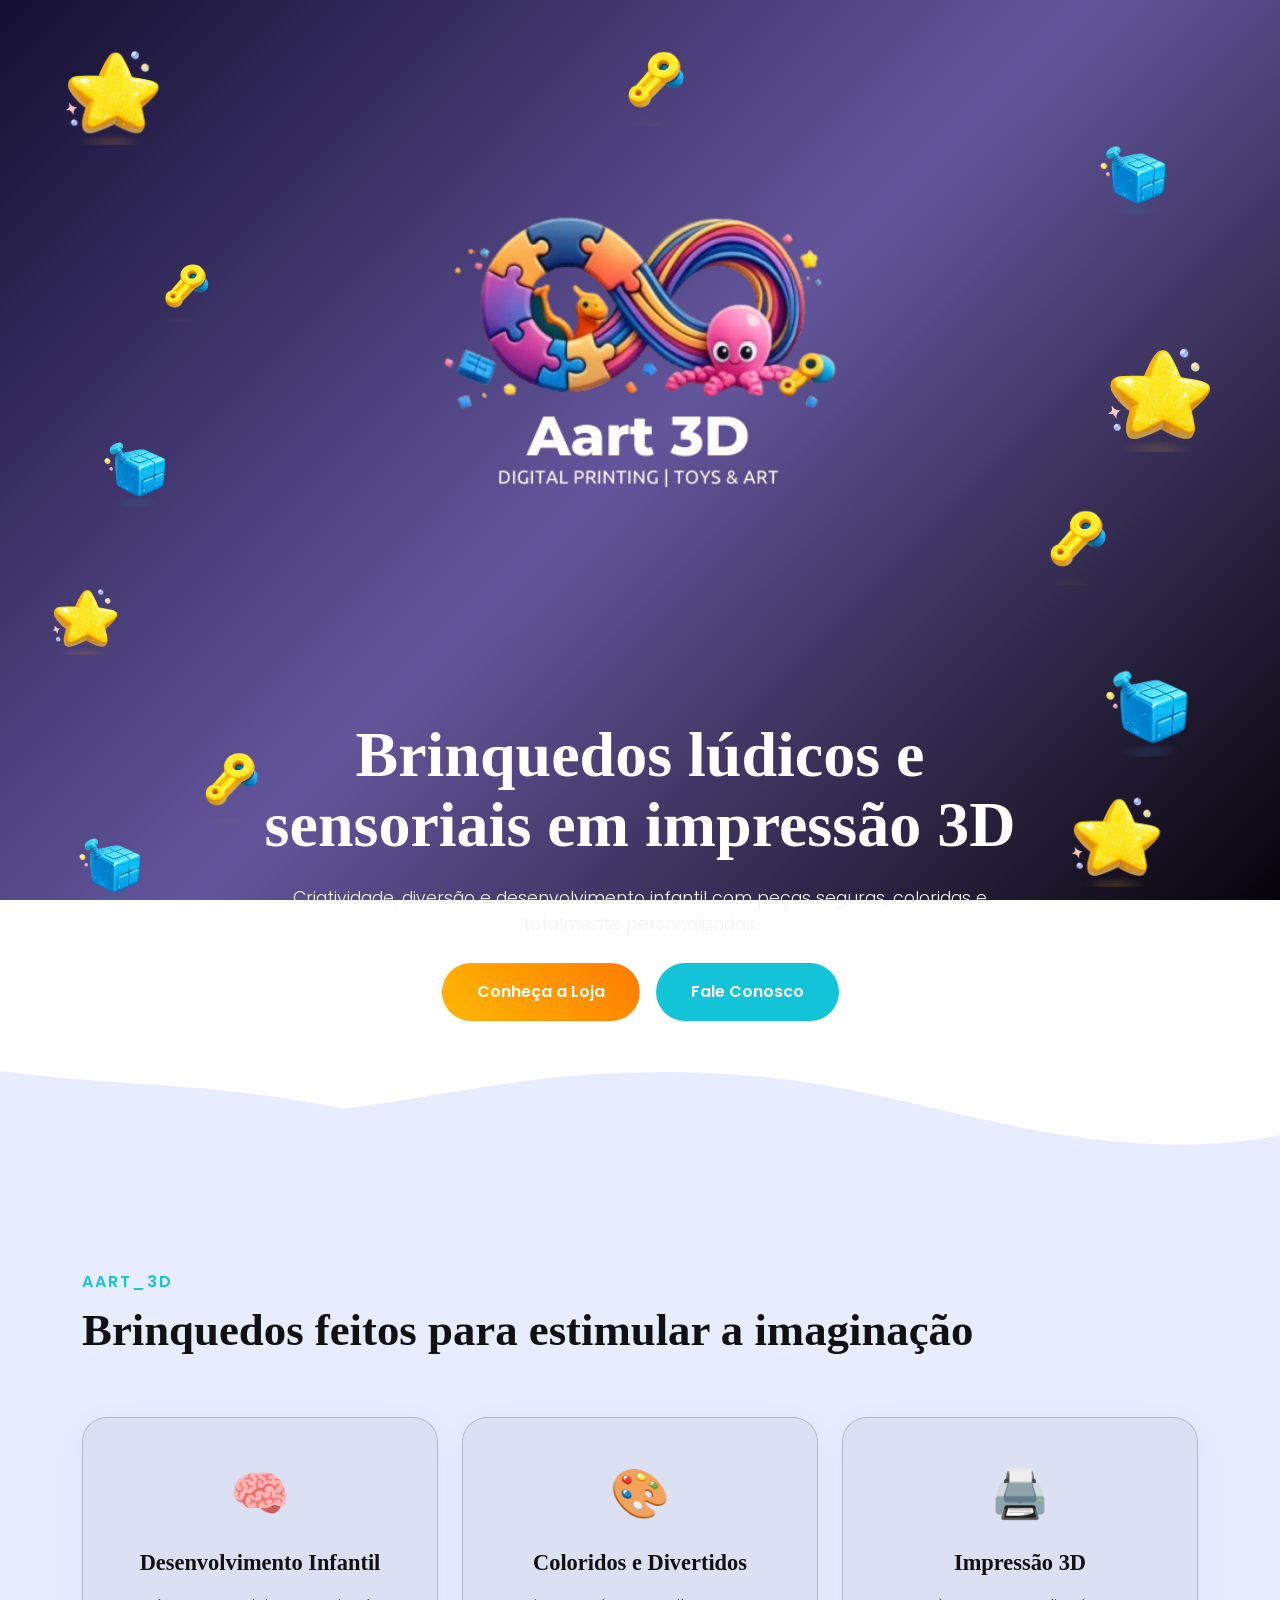
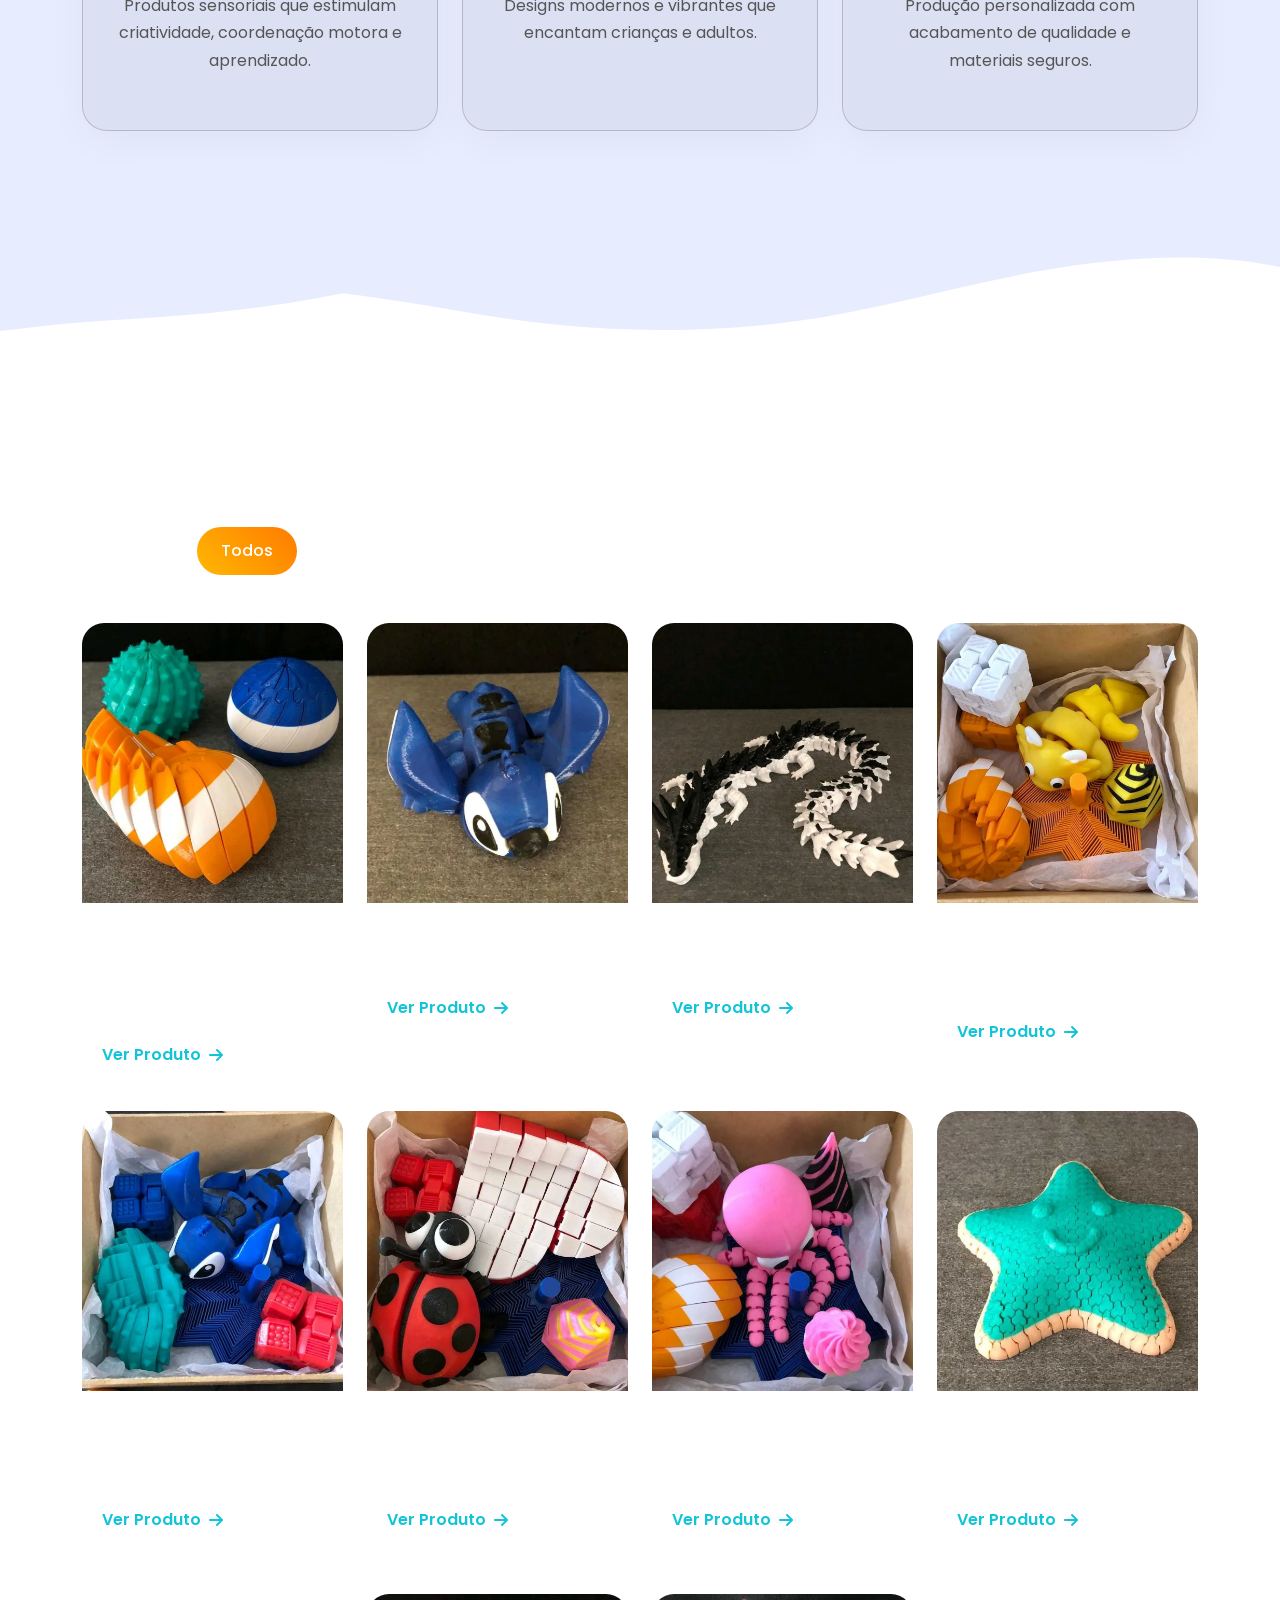
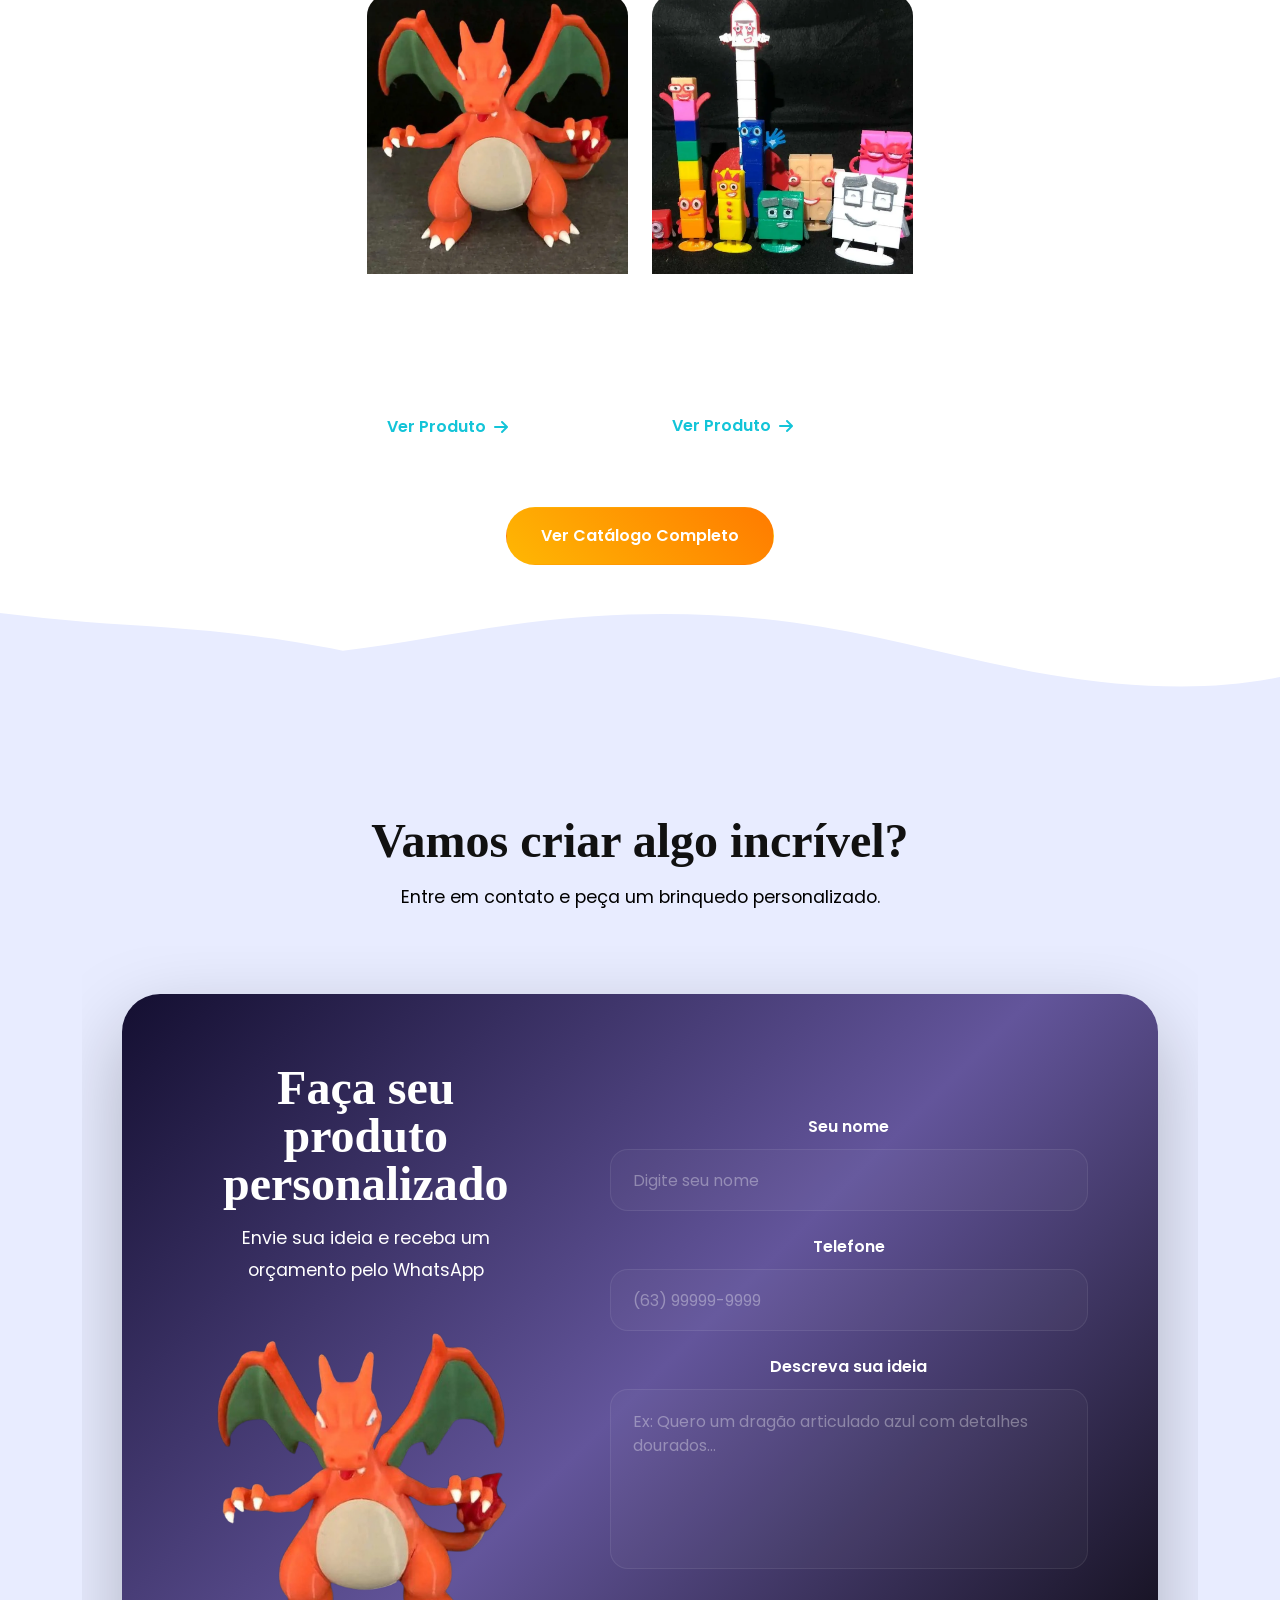
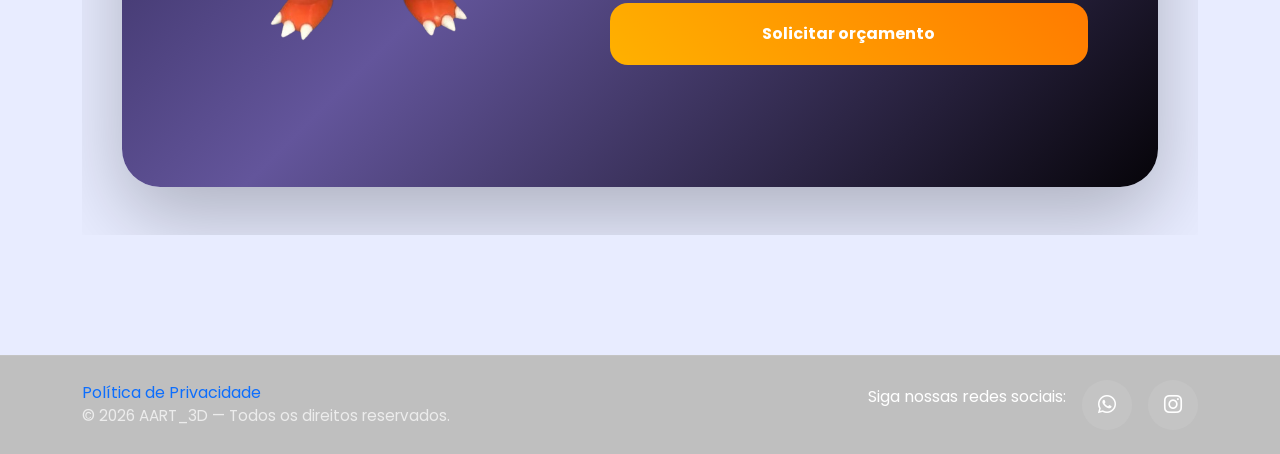
<file: index.html>
<!DOCTYPE html>
<html lang="pt-BR">

<head>
    <meta charset="UTF-8" />
    <meta name="viewport" content="width=device-width, initial-scale=1.0" />
    <title>AART_3D</title>

    <!-- Google Fonts -->
    <link rel="preconnect" href="https://fonts.googleapis.com">
    <link rel="preconnect" href="https://fonts.gstatic.com" crossorigin>
    <link href="https://fonts.googleapis.com/css2?family=Poppins:wght@300;400;500;600;700;800&display=swap"
        rel="stylesheet">

    <!-- Bootstrap CSS -->
    <link href="https://cdn.jsdelivr.net/npm/bootstrap@5.3.7/dist/css/bootstrap.min.css" rel="stylesheet">

    <!-- CSS -->
    <link rel="stylesheet" href="css/style.css">

    <!-- FONT AWESOME -->
    <link rel="stylesheet" href="https://cdnjs.cloudflare.com/ajax/libs/font-awesome/6.7.2/css/all.min.css">

    <!-- FAVICON -->
    <link rel="icon" type="image/png" href="img/logo_transparente.png">

    <link rel="stylesheet" href="https://cdn.jsdelivr.net/npm/bootstrap-icons@1.11.3/font/bootstrap-icons.min.css">
</head>

<body>
    <!-- CAMADA DE ÍCONES ISOLADA -->
    <div class="bg-floating-icons">
        <img src="img/estrela.png" class="f-icon icon-1" alt="">
        <img src="img/cubo.png" class="f-icon icon-2" alt="">
        <img src="img/chave.png" class="f-icon icon-3" alt="">
        <img src="img/estrela.png" class="f-icon icon-4" alt="">
        <img src="img/cubo.png" class="f-icon icon-5" alt="">
        <img src="img/chave.png" class="f-icon icon-6" alt="">
        <img src="img/estrela.png" class="f-icon icon-7" alt="">
        <img src="img/cubo.png" class="f-icon icon-8" alt="">
        <img src="img/chave.png" class="f-icon icon-9" alt="">
        <img src="img/estrela.png" class="f-icon icon-10" alt="">
        <img src="img/cubo.png" class="f-icon icon-11" alt="">
        <img src="img/chave.png" class="f-icon icon-12" alt="">
    </div>
    <!-- HERO -->
    <section class="hero">

        <div class="overlay"></div>

        <div class="container hero-content">

            <div class="row justify-content-center">
                <div class="col-12 col-lg-10 col-sm-12">

                    <img src="img/logo_transparente_branca.png" alt="Logo AART 3D" class="logo img-fluid">

                    <h1 class="display-3 fw-bold">
                        Brinquedos lúdicos e sensoriais em impressão 3D
                    </h1>

                    <p class="lead mt-4">
                        Criatividade, diversão e desenvolvimento infantil com peças
                        seguras, coloridas e totalmente personalizadas.
                    </p>

                    <div class="buttons d-flex justify-content-center flex-wrap gap-3 mt-4">
                        <a href="galeria.html" class="btn primary">
                            Conheça a Loja
                        </a>

                        <a href="#formPersonalizado" class="btn secondary">
                            Fale Conosco
                        </a>
                    </div>

                </div>
            </div>

        </div>

    </section>
    <div class="wave-transition wave-top">
        <svg data-name="Layer 1" xmlns="http://www.w3.org/2000/svg" viewBox="0 0 1200 120" preserveAspectRatio="none">
            <path
                d="M321.39,56.44c58-10.79,114.16-30.13,172-41.86,82.39-16.72,168.19-17.73,250.45-.39C823.78,31,906.67,72,985.66,92.83c70.05,18.48,146.53,26.09,214.34,3V120H0V0C26.9,4.75,55.05,10.3,81.11,13.4,151.72,21.84,223.77,24.64,321.39,56.44Z"
                class="wave-fill"></path>
        </svg>
    </div>

    <section class="about">

        <div class="container">

            <div class="title text-center text-lg-start">
                <span>AART_3D</span>
                <h2>Brinquedos feitos para estimular a imaginação</h2>
            </div>

            <div class="row g-4">

                <div class="col-12 col-md-6 col-lg-4">
                    <div class="card h-100">
                        <div class="icon">🧠</div>
                        <h3>Desenvolvimento Infantil</h3>
                        <p>
                            Produtos sensoriais que estimulam criatividade,
                            coordenação motora e aprendizado.
                        </p>
                    </div>
                </div>

                <div class="col-12 col-md-6 col-lg-4">
                    <div class="card h-100">
                        <div class="icon">🎨</div>
                        <h3>Coloridos e Divertidos</h3>
                        <p>
                            Designs modernos e vibrantes que encantam crianças
                            e adultos.
                        </p>
                    </div>
                </div>

                <div class="col-12 col-md-6 col-lg-4 mx-md-auto">
                    <div class="card h-100">
                        <div class="icon">🖨️</div>
                        <h3>Impressão 3D</h3>
                        <p>
                            Produção personalizada com acabamento de qualidade
                            e materiais seguros.
                        </p>
                    </div>
                </div>

            </div>
        </div>
        <div class="wave-transition wave-bottom">
            <svg data-name="Layer 1" xmlns="http://www.w3.org/2000/svg" viewBox="0 0 1200 120"
                preserveAspectRatio="none">
                <path
                    d="M321.39,56.44c58-10.79,114.16-30.13,172-41.86,82.39-16.72,168.19-17.73,250.45-.39C823.78,31,906.67,72,985.66,92.83c70.05,18.48,146.53,26.09,214.34,3V120H0V0C26.9,4.75,55.05,10.3,81.11,13.4,151.72,21.84,223.77,24.64,321.39,56.44Z"
                    class="wave-fill"></path>
            </svg>
        </div>

    </section>

    <!-- GALERIA DE PRODUTOS -->
    <section id="galeria" class="galeria-section py-5">

        <div class="container">

            <!-- TÍTULO -->
            <div class="text-center mb-5">

                <h2 class="galeria-title">
                    Galeria de Produtos
                </h2>

                <p class="galeria-subtitle">
                    Conheça alguns dos nossos produtos em impressão 3D
                </p>

            </div>

            <!-- FILTROS -->
            <div class="galeria-filters d-flex flex-wrap justify-content-center gap-3 mb-5">

                <button class="filter-btn active" data-filter="all">
                    Todos
                </button>

                <button class="filter-btn" data-filter="aart_3d">
                    Art 3D
                </button>

                <button class="filter-btn" data-filter="articulados">
                    Articulados
                </button>

                <button class="filter-btn" data-filter="sensoriais">
                    Sensoriais
                </button>

                <button class="filter-btn" data-filter="kits">
                    Kits
                </button>

                <button class="filter-btn" data-filter="chaveiros">
                    Chaveiros
                </button>

                <button class="filter-btn" data-filter="ludicos">
                    Lúdicos
                </button>

            </div>

            <!-- GRID -->
            <div class="row g-4 justify-content-center">
                <!-- ITEM -->
                <div class="col-12 col-md-6 col-xl-3 galeria-item" data-category="sensoriais">

                    <a href="https://loja.infinitepay.io/aart_3d/wdg5242-aart-ball-flex" target="_blank"
                        class="galeria-modern-card">

                        <div class="galeria-image">

                            <img src="img/galeria/AartBallFlex-azul-branco.png" alt="Produto 1">

                        </div>

                        <div class="galeria-content">

                            <h4>Aart Ball Flex - azul- branco</h4>

                            <p>Bola sensorial Flex, em impressão 3d</p>

                            <span>
                                Ver Produto
                                <i class="fa-solid fa-arrow-right"></i>
                            </span>

                        </div>

                    </a>

                </div>

                <!-- ITEM -->
                <div class="col-12 col-md-6 col-xl-3 galeria-item" data-category="articulados">

                    <a href="https://loja.infinitepay.io/aart_3d/fjn7101-stitch-articulado" target="_blank"
                        class="galeria-modern-card">

                        <div class="galeria-image">

                            <img src="img/galeria/Stitch-articulado.png" alt="Produto 2">

                        </div>

                        <div class="galeria-content">

                            <h4>Stitch articulado</h4>

                            <p>Articulados</p>

                            <span>
                                Ver Produto
                                <i class="fa-solid fa-arrow-right"></i>
                            </span>

                        </div>

                    </a>

                </div>

                <!-- ITEM -->
                <div class="col-12 col-md-6 col-xl-3 galeria-item" data-category="articulados">

                    <a href="https://loja.infinitepay.io/aart_3d/otq5747-dragaozao-3d" target="_blank"
                        class="galeria-modern-card">

                        <div class="galeria-image">

                            <img src="img/galeria/Dragao-articulado.png" alt="Produto 3">

                        </div>

                        <div class="galeria-content">

                            <h4>Dragãozão 3d</h4>

                            <p>Articulado</p>

                            <span>
                                Ver Produto
                                <i class="fa-solid fa-arrow-right"></i>
                            </span>

                        </div>

                    </a>

                </div>

                <!-- ITEM -->
                <div class="col-12 col-md-6 col-xl-3 galeria-item" data-category="kits">

                    <a href="https://sualoja.com/produto4" target="_blank" class="galeria-modern-card">

                        <div class="galeria-image">

                            <img src="img/galeria/Kit-Sensorial-1.png" alt="Produto 4">

                        </div>

                        <div class="galeria-content">

                            <h4>Kit Sensorial 1</h4>

                            <p>Kit Sensorial 1 - axolote + 6 peças diversas<p>

                                <span>
                                    Ver Produto
                                    <i class="fa-solid fa-arrow-right"></i>
                                </span>

                        </div>

                    </a>

                </div>

                <!-- ITEM -->
                <div class="col-12 col-md-6 col-xl-3 galeria-item" data-category="kits">

                    <a href="https://loja.infinitepay.io/aart_3d/whh1811-kit-sensorial-2" target="_blank"
                        class="galeria-modern-card">

                        <div class="galeria-image">

                            <img src="img/galeria/Kit-Sensorial-2.png" alt="Produto 4">

                        </div>

                        <div class="galeria-content">

                            <h4>Kit Sensorial 2</h4>

                            <p>Kit Sensorial 2 - Stitch + 6 peças diversas<p>

                                <span>
                                    Ver Produto
                                    <i class="fa-solid fa-arrow-right"></i>
                                </span>

                        </div>

                    </a>

                </div>

                <!-- ITEM -->
                <div class="col-12 col-md-6 col-xl-3 galeria-item" data-category="kits">

                    <a href="https://loja.infinitepay.io/aart_3d/quf1893-kit-sensorial-3" target="_blank"
                        class="galeria-modern-card">

                        <div class="galeria-image">

                            <img src="img/galeria/Kit-Sensorial-3.png" alt="Produto 4">

                        </div>

                        <div class="galeria-content">

                            <h4>Kit Sensorial 3</h4>

                            <p>Kit Sensorial 3 - Joaninha + 6 peças diversas<p>

                                <span>
                                    Ver Produto
                                    <i class="fa-solid fa-arrow-right"></i>
                                </span>

                        </div>

                    </a>

                </div>

                <!-- ITEM -->
                <div class="col-12 col-md-6 col-xl-3 galeria-item" data-category="kits">

                    <a href="https://loja.infinitepay.io/aart_3d/quf1893-kit-sensorial-4" target="_blank"
                        class="galeria-modern-card">

                        <div class="galeria-image">

                            <img src="img/galeria/Kit-Sensorial-4.png" alt="Produto 4">

                        </div>

                        <div class="galeria-content">

                            <h4>Kit Sensorial 4</h4>

                            <p>Kit Sensorial 4 - Polvão + 6 peças diversas<p>

                                <span>
                                    Ver Produto
                                    <i class="fa-solid fa-arrow-right"></i>
                                </span>

                        </div>

                    </a>

                </div>

                <!-- ITEM -->
                <div class="col-12 col-md-6 col-xl-3 galeria-item" data-category="articulados">

                    <a href="https://loja.infinitepay.io/aart_3d/iwq2552-estrelita-flex" target="_blank"
                        class="galeria-modern-card">

                        <div class="galeria-image">

                            <img src="img/galeria/Estrelita-Flex.png" alt="Produto 5">

                        </div>

                        <div class="galeria-content">

                            <h4>Estrelita Flex</h4>

                            <p>Estrela do mar, fofa, em impressão 3d</p>

                            <span>
                                Ver Produto
                                <i class="fa-solid fa-arrow-right"></i>
                            </span>

                        </div>

                    </a>

                </div>

                <!-- ITEM -->
                <div class="col-12 col-md-6 col-xl-3 galeria-item" data-category="aart_3d">

                    <a href="https://loja.infinitepay.io/aart_3d/quj4437-charizard-3d" target="_blank"
                        class="galeria-modern-card">

                        <div class="galeria-image">

                            <img src="img/galeria/Charizard-3d.png" alt="Produto 6">

                        </div>

                        <div class="galeria-content">

                            <h4>Charizard 3d</h4>

                            <p>personagem Charizard em impressão 3d ( Tam 20x15 cm)</p>

                            <span>
                                Ver Produto
                                <i class="fa-solid fa-arrow-right"></i>
                            </span>

                        </div>

                    </a>

                </div>

                <!-- ITEM -->
                <div class="col-12 col-md-6 col-xl-3 galeria-item" data-category="aart_3d">

                    <a href="https://loja.infinitepay.io/aart_3d/quj4437-charizard-3d" target="_blank"
                        class="galeria-modern-card">

                        <div class="galeria-image">

                            <img src="img/galeria/AART-NUMBER-BLOCKS.png" alt="Produto 6">

                        </div>

                        <div class="galeria-content">

                            <h4>AART NUMBER BLOCKS</h4>

                            <p>Blocos numéricos infantis, educativos e divertidos...</p>

                            <span>
                                Ver Produto
                                <i class="fa-solid fa-arrow-right"></i>
                            </span>

                        </div>

                    </a>

                </div>
                <div class="text-center mt-5">
                    <a href="galeria.html" class="btn primary">
                        Ver Catálogo Completo
                    </a>
                </div>

            </div>

        </div>

    </section>

    <div class="wave-transition wave-top">
        <svg data-name="Layer 1" xmlns="http://www.w3.org/2000/svg" viewBox="0 0 1200 120" preserveAspectRatio="none">
            <path
                d="M321.39,56.44c58-10.79,114.16-30.13,172-41.86,82.39-16.72,168.19-17.73,250.45-.39C823.78,31,906.67,72,985.66,92.83c70.05,18.48,146.53,26.09,214.34,3V120H0V0C26.9,4.75,55.05,10.3,81.11,13.4,151.72,21.84,223.77,24.64,321.39,56.44Z"
                class="wave-fill"></path>
        </svg>
    </div>
    <!-- CTA -->
    <section class="cta">

        <div class="container">

            <div class="row justify-content-center text-center">
                <div class="col-12">

                    <h2>
                        Vamos criar algo incrível?
                    </h2>

                    <p>
                        Entre em contato e peça um brinquedo personalizado.
                    </p>

                    <!-- FORMULÁRIO PERSONALIZADO -->
                    <section class="personalizado py-5">

                        <div class="container">

                            <div class="row justify-content-center">

                                <div class="col-12">

                                    <div class="personalizado-box">

                                        <!-- TÍTULO -->
                                        <div class="text-center mb-5">

                                            <h2 class="personalizado-title">
                                                Faça seu produto personalizado
                                            </h2>

                                            <p class="personalizado-subtitle">
                                                Envie sua ideia e receba um orçamento pelo WhatsApp
                                            </p>

                                            <img src="img/Charizard-3d-removebg.png" alt="estrelita flex sem fundo"
                                                class="img-fluid personalizado-image">

                                        </div>

                                        <!-- FORM -->
                                        <form id="formPersonalizado">

                                            <!-- NOME -->
                                            <div class="mb-4">

                                                <label class="form-label">
                                                    Seu nome
                                                </label>

                                                <input type="text" class="form-control" id="nome"
                                                    placeholder="Digite seu nome" required>

                                            </div>

                                            <!-- TELEFONE -->
                                            <div class="mb-4">

                                                <label class="form-label">
                                                    Telefone
                                                </label>

                                                <input type="tel" class="form-control" id="telefone"
                                                    placeholder="(63) 99999-9999" required>

                                            </div>

                                            <!-- DESCRIÇÃO -->
                                            <div class="mb-4">

                                                <label class="form-label">
                                                    Descreva sua ideia
                                                </label>

                                                <textarea class="form-control" id="descricao" rows="5"
                                                    placeholder="Ex: Quero um dragão articulado azul com detalhes dourados..."></textarea>

                                            </div>

                                            <!-- BOTÃO -->
                                            <button type="submit" class="btn primary w-100">

                                                Solicitar orçamento

                                            </button>

                                        </form>

                                    </div>

                                </div>

                            </div>

                        </div>

                    </section>

                </div>
            </div>

        </div>

    </section>

    <!-- FOOTER -->
    <footer class="footer py-4">

        <div class="container">

            <div class="row align-items-center gy-4">

                <!-- COPYRIGHT -->
                <div class="col-12 col-md-6 text-center text-md-start">
                    <a href="politica-de-privacidade.html" style="text-decoration: none;">
                        Política de Privacidade
                    </a>
                    <p class="footer-copy mb-0">
                        © <span id="year"></span> AART_3D — Todos os direitos reservados.
                    </p>

                </div>

                <!-- REDES -->
                <div class="col-12 col-md-6">

                    <div class="footer-social d-flex justify-content-center justify-content-md-end gap-3">
                        <p>Siga nossas redes sociais:</p>
                        <!-- WHATSAPP -->
                        <a href="https://wa.me/5563984177502" target="_blank" class="social-link">

                            <i class="fa-brands fa-whatsapp"></i>

                        </a>

                        <!-- INSTAGRAM -->
                        <a href="https://instagram.com/aart_3d" target="_blank" class="social-link">

                            <i class="fa-brands fa-instagram"></i>

                        </a>

                    </div>

                </div>

            </div>

        </div>

    </footer>
    <div id="cookie-banner" class="cookie-banner">

        <div class="cookie-content">

            <div class="cookie-icon">
                <i class="fa-solid fa-cookie-bite"></i>
            </div>

            <div class="cookie-text">

                <h4>Utilizamos Cookies</h4>

                <p>
                    Utilizamos cookies para melhorar sua experiência de navegação
                    e garantir o funcionamento adequado do site.
                </p>

                <a href="politica-de-privacidade.html">
                    Saiba mais
                </a>
            </div>

            <button id="accept-cookies" class="btn primary">
                Entendi
            </button>

        </div>

    </div>
    <!-- Bootstrap JS -->
    <script src="https://cdn.jsdelivr.net/npm/bootstrap@5.3.7/dist/js/bootstrap.bundle.min.js"></script>

    <script>
        // FILTRO GALERIA

        const filterButtons = document.querySelectorAll('.filter-btn');
        const galeriaItems = document.querySelectorAll('.galeria-item');

        filterButtons.forEach(button => {

            button.addEventListener('click', () => {

                // REMOVE ACTIVE
                filterButtons.forEach(btn => {
                    btn.classList.remove('active');
                });

                // ADICIONA ACTIVE
                button.classList.add('active');

                const filter = button.getAttribute('data-filter');

                galeriaItems.forEach(item => {

                    if (filter === 'all') {

                        item.style.display = 'block';

                    } else {

                        if (item.dataset.category === filter) {

                            item.style.display = 'block';

                        } else {

                            item.style.display = 'none';

                        }

                    }

                });

            });

        });

        // FORMULÁRIO WHATSAPP

        const form = document.getElementById('formPersonalizado');

        form.addEventListener('submit', function (e) {

            e.preventDefault();

            const nome = document.getElementById('nome').value;
            const telefone = document.getElementById('telefone').value;
            const descricao = document.getElementById('descricao').value;

            const mensagem = `Olá! Quero solicitar um orçamento personalizado.%0A%0A 👤 Nome: ${nome}%0A 📞 Telefone: ${telefone}%0A%0A 🖨️ Detalhes da peça:%0A ${descricao}%0A%0A 📎 Vou enviar a imagem da referência logo abaixo.`;

            const numeroWhatsapp = '5563984177502';

            const url = `https://wa.me/${numeroWhatsapp}?text=${mensagem}`;

            window.open(url, '_blank');

        });

        // ANO AUTOMÁTICO COPYRIGHT

        document.getElementById('year').innerHTML = new Date().getFullYear();
    </script>

</body>

</html>
</file>
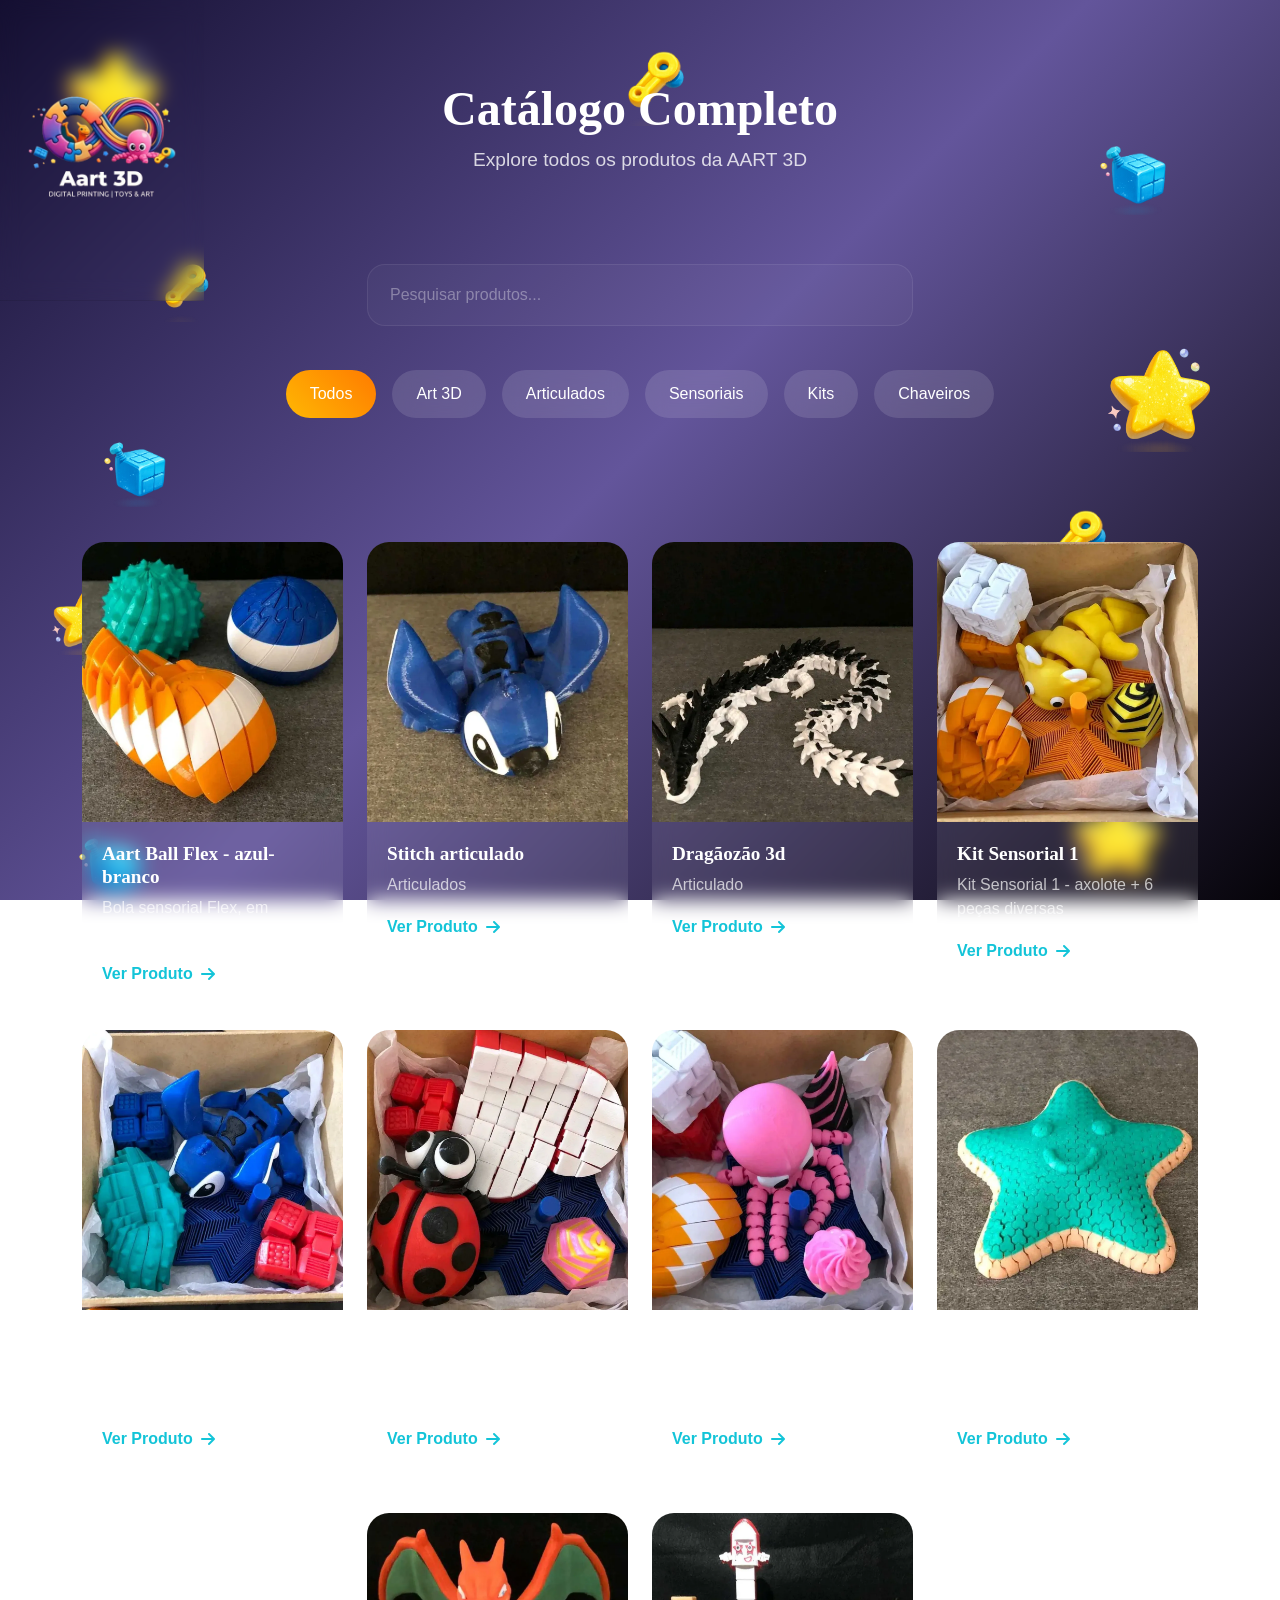
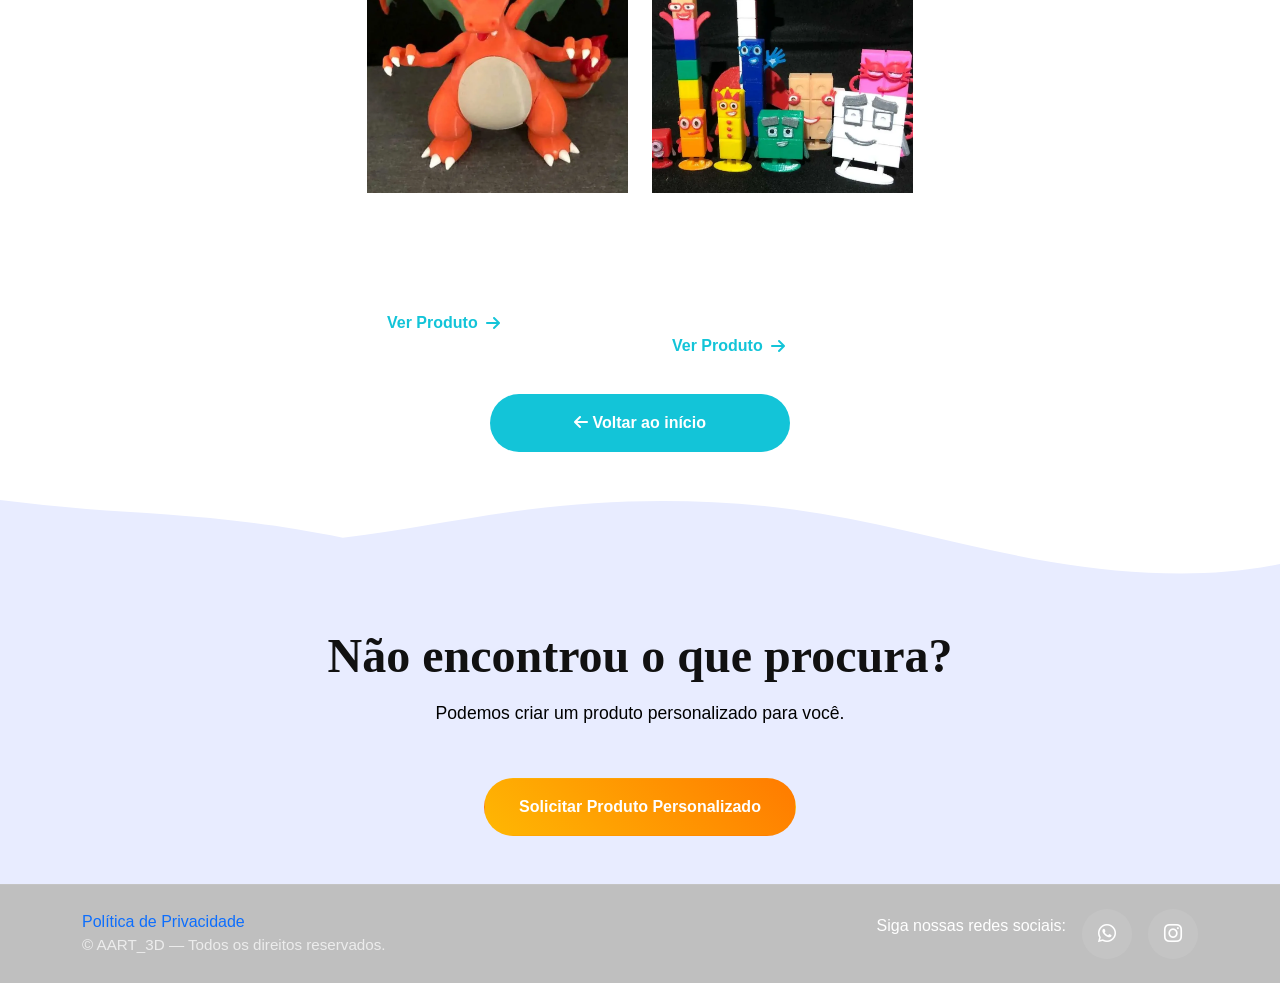
<file: galeria.html>
<!DOCTYPE html>
<html lang="pt-BR">

<head>

    <meta charset="UTF-8">
    <meta name="viewport" content="width=device-width, initial-scale=1.0">

    <title>Catálogo Completo | AART 3D</title>

    <meta name="description"
        content="Conheça todos os produtos da AART 3D. Brinquedos sensoriais, articulados, kits e peças personalizadas em impressão 3D.">

    <!-- Bootstrap -->
    <link href="https://cdn.jsdelivr.net/npm/bootstrap@5.3.3/dist/css/bootstrap.min.css" rel="stylesheet">

    <!-- Font Awesome -->
    <link rel="stylesheet" href="https://cdnjs.cloudflare.com/ajax/libs/font-awesome/6.5.2/css/all.min.css">

    <!-- Seu CSS -->
    <link rel="stylesheet" href="css/style.css">

    <!-- FAVICON -->
    <link rel="icon" type="image/png" href="img/logo_transparente.png">

</head>

<body>
    <!-- CAMADA DE ÍCONES ISOLADA -->
    <div class="bg-floating-icons">
        <img src="img/estrela.png" class="f-icon icon-1" alt="">
        <img src="img/cubo.png" class="f-icon icon-2" alt="">
        <img src="img/chave.png" class="f-icon icon-3" alt="">
        <img src="img/estrela.png" class="f-icon icon-4" alt="">
        <img src="img/cubo.png" class="f-icon icon-5" alt="">
        <img src="img/chave.png" class="f-icon icon-6" alt="">
        <img src="img/estrela.png" class="f-icon icon-7" alt="">
        <img src="img/cubo.png" class="f-icon icon-8" alt="">
        <img src="img/chave.png" class="f-icon icon-9" alt="">
        <img src="img/estrela.png" class="f-icon icon-10" alt="">
        <img src="img/cubo.png" class="f-icon icon-11" alt="">
        <img src="img/chave.png" class="f-icon icon-12" alt="">
    </div>
    <!-- HEADER -->

    <header class="catalogo-header">

        <div class="container">

            <div class="d-flex align-items-center justify-content-between">

                <a href="index.html" class="catalogo-logo">

                    <img src="img/logo_transparente_branca.png" alt="AART 3D">

                </a>


            </div>

        </div>

    </header>

    <!-- HERO -->

    <section class="catalogo-hero">

        <div class="container text-center">

            <h1>
                Catálogo Completo
            </h1>

            <p>
                Explore todos os produtos da AART 3D
            </p>

        </div>

    </section>

    <!-- BUSCA -->

    <section class="py-4">

        <div class="container">

            <div class="row justify-content-center">

                <div class="col-12 col-md-8 col-lg-6">

                    <input type="text" id="searchInput" class="form-control form-control-lg"
                        placeholder="Pesquisar produtos...">

                </div>

            </div>

        </div>

    </section>

    <!-- FILTROS -->

    <section class="pb-4">

        <div class="container">

            <div class="galeria-filters d-flex flex-wrap justify-content-center gap-3">

                <button class="filter-btn active" data-filter="all">
                    Todos
                </button>

                <button class="filter-btn" data-filter="aart_3d">
                    Art 3D
                </button>

                <button class="filter-btn" data-filter="articulados">
                    Articulados
                </button>

                <button class="filter-btn" data-filter="sensoriais">
                    Sensoriais
                </button>

                <button class="filter-btn" data-filter="kits">
                    Kits
                </button>

                <button class="filter-btn" data-filter="chaveiros">
                    Chaveiros
                </button>

            </div>

        </div>

    </section>

    <!-- GALERIA -->

    <section class="galeria-section pb-5">

        <div class="container">

            <div class="row g-4 justify-content-center" id="catalogoGrid">

                <!-- ITEM -->

                <div class="col-12 col-md-6 col-xl-3 galeria-item" data-category="sensoriais">

                    <a href="https://loja.infinitepay.io/aart_3d/wdg5242-aart-ball-flex" target="_blank"
                        class="galeria-modern-card">

                        <div class="galeria-image">

                            <img src="img/galeria/AartBallFlex-azul-branco.png" alt="Produto 1">

                        </div>

                        <div class="galeria-content">

                            <h4>Aart Ball Flex - azul- branco</h4>

                            <p>Bola sensorial Flex, em impressão 3d</p>

                            <span>
                                Ver Produto
                                <i class="fa-solid fa-arrow-right"></i>
                            </span>

                        </div>

                    </a>

                </div>

                <!-- ITEM -->
                <div class="col-12 col-md-6 col-xl-3 galeria-item" data-category="articulados">

                    <a href="https://loja.infinitepay.io/aart_3d/fjn7101-stitch-articulado" target="_blank"
                        class="galeria-modern-card">

                        <div class="galeria-image">

                            <img src="img/galeria/Stitch-articulado.png" alt="Produto 2">

                        </div>

                        <div class="galeria-content">

                            <h4>Stitch articulado</h4>

                            <p>Articulados</p>

                            <span>
                                Ver Produto
                                <i class="fa-solid fa-arrow-right"></i>
                            </span>

                        </div>

                    </a>

                </div>

                <!-- ITEM -->
                <div class="col-12 col-md-6 col-xl-3 galeria-item" data-category="articulados">

                    <a href="https://loja.infinitepay.io/aart_3d/otq5747-dragaozao-3d" target="_blank"
                        class="galeria-modern-card">

                        <div class="galeria-image">

                            <img src="img/galeria/Dragao-articulado.png" alt="Produto 3">

                        </div>

                        <div class="galeria-content">

                            <h4>Dragãozão 3d</h4>

                            <p>Articulado</p>

                            <span>
                                Ver Produto
                                <i class="fa-solid fa-arrow-right"></i>
                            </span>

                        </div>

                    </a>

                </div>

                <!-- ITEM -->
                <div class="col-12 col-md-6 col-xl-3 galeria-item" data-category="kits">

                    <a href="https://sualoja.com/produto4" target="_blank" class="galeria-modern-card">

                        <div class="galeria-image">

                            <img src="img/galeria/Kit-Sensorial-1.png" alt="Produto 4">

                        </div>

                        <div class="galeria-content">

                            <h4>Kit Sensorial 1</h4>

                            <p>Kit Sensorial 1 - axolote + 6 peças diversas
                            <p>

                                <span>
                                    Ver Produto
                                    <i class="fa-solid fa-arrow-right"></i>
                                </span>

                        </div>

                    </a>

                </div>

                <!-- ITEM -->
                <div class="col-12 col-md-6 col-xl-3 galeria-item" data-category="kits">

                    <a href="https://loja.infinitepay.io/aart_3d/whh1811-kit-sensorial-2" target="_blank"
                        class="galeria-modern-card">

                        <div class="galeria-image">

                            <img src="img/galeria/Kit-Sensorial-2.png" alt="Produto 4">

                        </div>

                        <div class="galeria-content">

                            <h4>Kit Sensorial 2</h4>

                            <p>Kit Sensorial 2 - Stitch + 6 peças diversas
                            <p>

                                <span>
                                    Ver Produto
                                    <i class="fa-solid fa-arrow-right"></i>
                                </span>

                        </div>

                    </a>

                </div>

                <!-- ITEM -->
                <div class="col-12 col-md-6 col-xl-3 galeria-item" data-category="kits">

                    <a href="https://loja.infinitepay.io/aart_3d/quf1893-kit-sensorial-3" target="_blank"
                        class="galeria-modern-card">

                        <div class="galeria-image">

                            <img src="img/galeria/Kit-Sensorial-3.png" alt="Produto 4">

                        </div>

                        <div class="galeria-content">

                            <h4>Kit Sensorial 3</h4>

                            <p>Kit Sensorial 3 - Joaninha + 6 peças diversas
                            <p>

                                <span>
                                    Ver Produto
                                    <i class="fa-solid fa-arrow-right"></i>
                                </span>

                        </div>

                    </a>

                </div>

                <!-- ITEM -->
                <div class="col-12 col-md-6 col-xl-3 galeria-item" data-category="kits">

                    <a href="https://loja.infinitepay.io/aart_3d/quf1893-kit-sensorial-4" target="_blank"
                        class="galeria-modern-card">

                        <div class="galeria-image">

                            <img src="img/galeria/Kit-Sensorial-4.png" alt="Produto 4">

                        </div>

                        <div class="galeria-content">

                            <h4>Kit Sensorial 4</h4>

                            <p>Kit Sensorial 4 - Polvão + 6 peças diversas
                            <p>

                                <span>
                                    Ver Produto
                                    <i class="fa-solid fa-arrow-right"></i>
                                </span>

                        </div>

                    </a>

                </div>

                <!-- ITEM -->
                <div class="col-12 col-md-6 col-xl-3 galeria-item" data-category="articulados">

                    <a href="https://loja.infinitepay.io/aart_3d/iwq2552-estrelita-flex" target="_blank"
                        class="galeria-modern-card">

                        <div class="galeria-image">

                            <img src="img/galeria/Estrelita-Flex.png" alt="Produto 5">

                        </div>

                        <div class="galeria-content">

                            <h4>Estrelita Flex</h4>

                            <p>Estrela do mar, fofa, em impressão 3d</p>

                            <span>
                                Ver Produto
                                <i class="fa-solid fa-arrow-right"></i>
                            </span>

                        </div>

                    </a>

                </div>

                <!-- ITEM -->
                <div class="col-12 col-md-6 col-xl-3 galeria-item" data-category="aart_3d">

                    <a href="https://loja.infinitepay.io/aart_3d/quj4437-charizard-3d" target="_blank"
                        class="galeria-modern-card">

                        <div class="galeria-image">

                            <img src="img/galeria/Charizard-3d.png" alt="Produto 6">

                        </div>

                        <div class="galeria-content">

                            <h4>Charizard 3d</h4>

                            <p>personagem Charizard em impressão 3d ( Tam 20x15 cm)</p>

                            <span>
                                Ver Produto
                                <i class="fa-solid fa-arrow-right"></i>
                            </span>

                        </div>

                    </a>

                </div>

                <!-- ITEM -->
                <div class="col-12 col-md-6 col-xl-3 galeria-item" data-category="aart_3d">

                    <a href="https://loja.infinitepay.io/aart_3d/quj4437-charizard-3d" target="_blank"
                        class="galeria-modern-card">

                        <div class="galeria-image">

                            <img src="img/galeria/AART-NUMBER-BLOCKS.png" alt="Produto 6">

                        </div>

                        <div class="galeria-content">

                            <h4>AART NUMBER BLOCKS</h4>

                            <p>Blocos numéricos infantis, educativos e divertidos...</p>

                            <span>
                                Ver Produto
                                <i class="fa-solid fa-arrow-right"></i>
                            </span>

                        </div>

                    </a>

                </div>

            </div>
            <a href="index.html" class="btn secondary mt-3"
                style="max-width: 300px; text-align: center; margin: 30px auto 0 auto; display: block;">
                <i class="fa-solid fa-arrow-left"></i>
                Voltar ao início
            </a>
        </div>

    </section>

    <!-- CTA -->
    <div class="wave-transition wave-top">
        <svg data-name="Layer 1" xmlns="http://www.w3.org/2000/svg" viewBox="0 0 1200 120" preserveAspectRatio="none">
            <path
                d="M321.39,56.44c58-10.79,114.16-30.13,172-41.86,82.39-16.72,168.19-17.73,250.45-.39C823.78,31,906.67,72,985.66,92.83c70.05,18.48,146.53,26.09,214.34,3V120H0V0C26.9,4.75,55.05,10.3,81.11,13.4,151.72,21.84,223.77,24.64,321.39,56.44Z"
                class="wave-fill"></path>
        </svg>
    </div>
    <section class="cta py-5">

        <div class="container text-center">

            <h2>
                Não encontrou o que procura?
            </h2>

            <p class="mt-3">
                Podemos criar um produto personalizado para você.
            </p>

            <a href="index.html#formPersonalizado" class="btn primary mt-3">

                Solicitar Produto Personalizado

            </a>

        </div>

    </section>

       <!-- FOOTER -->
    <footer class="footer py-4">

        <div class="container">

            <div class="row align-items-center gy-4">

                <!-- COPYRIGHT -->
                <div class="col-12 col-md-6 text-center text-md-start">
                    <a href="politica-de-privacidade.html" style="text-decoration: none;">
                        Política de Privacidade
                    </a>
                    <p class="footer-copy mb-0">
                        © <span id="year"></span> AART_3D — Todos os direitos reservados.
                    </p>

                </div>

                <!-- REDES -->
                <div class="col-12 col-md-6">

                    <div class="footer-social d-flex justify-content-center justify-content-md-end gap-3">
                        <p>Siga nossas redes sociais:</p>
                        <!-- WHATSAPP -->
                        <a href="https://wa.me/5563984177502" target="_blank" class="social-link">

                            <i class="fa-brands fa-whatsapp"></i>

                        </a>

                        <!-- INSTAGRAM -->
                        <a href="https://instagram.com/aart_3d" target="_blank" class="social-link">

                            <i class="fa-brands fa-instagram"></i>

                        </a>

                    </div>

                </div>

            </div>

        </div>

    </footer>

    <!-- Bootstrap -->

    <script src="https://cdn.jsdelivr.net/npm/bootstrap@5.3.3/dist/js/bootstrap.bundle.min.js"></script>

    <!-- FILTRO -->

    <script>

        const filterButtons = document.querySelectorAll('.filter-btn');
        const items = document.querySelectorAll('.galeria-item');

        filterButtons.forEach(button => {

            button.addEventListener('click', () => {

                filterButtons.forEach(btn =>
                    btn.classList.remove('active'));

                button.classList.add('active');

                const filter = button.dataset.filter;

                items.forEach(item => {

                    if (
                        filter === 'all' ||
                        item.dataset.category === filter
                    ) {

                        item.style.display = 'block';

                    } else {

                        item.style.display = 'none';

                    }

                });

            });

        });

    </script>

    <!-- PESQUISA -->

    <script>

        const searchInput =
            document.getElementById('searchInput');

        searchInput.addEventListener('keyup', function () {

            const value =
                this.value.toLowerCase();

            document
                .querySelectorAll('.galeria-item')
                .forEach(item => {

                    const text =
                        item.innerText.toLowerCase();

                    item.style.display =
                        text.includes(value)
                            ? 'block'
                            : 'none';

                });

        });

    </script>

</body>

</html>
</file>
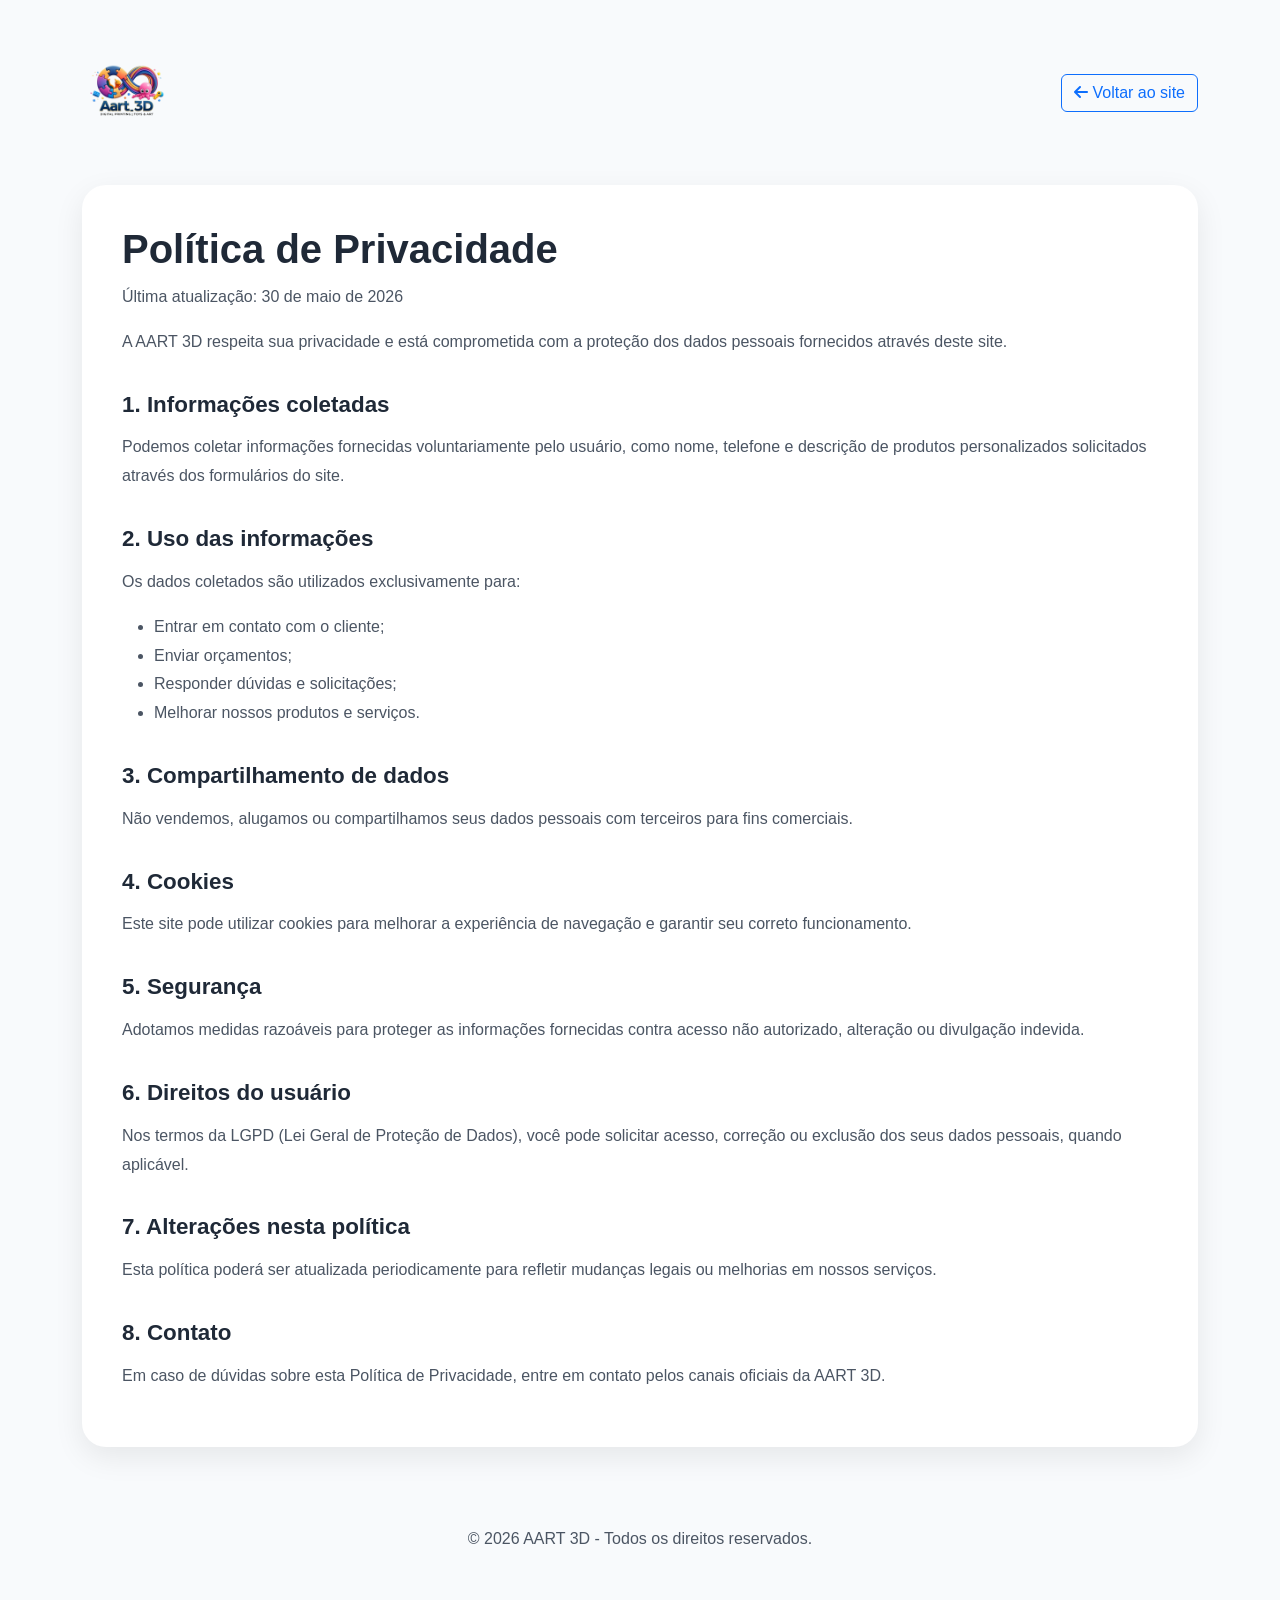
<file: politica-de-privacidade.html>
<!DOCTYPE html>
<html lang="pt-BR">

<head>

    <meta charset="UTF-8">
    <meta name="viewport" content="width=device-width, initial-scale=1.0">

    <title>Política de Privacidade | AART 3D</title>

    <meta name="description"
        content="Política de Privacidade da AART 3D">

    <!-- Bootstrap -->
    <link href="https://cdn.jsdelivr.net/npm/bootstrap@5.3.3/dist/css/bootstrap.min.css" rel="stylesheet">

    <!-- Font Awesome -->
    <link rel="stylesheet"
        href="https://cdnjs.cloudflare.com/ajax/libs/font-awesome/6.5.2/css/all.min.css">

    <style>

        body {
            background: #f8fafc;
            color: #1f2937;
            font-family: Arial, sans-serif;
        }

        .logo {
            width: 90px;
            height: auto;
        }

        .header {
            padding: 25px 0;
        }

        .content-card {
            background: #fff;
            border-radius: 24px;
            padding: 40px;
            box-shadow: 0 10px 30px rgba(0,0,0,.08);
        }

        h1 {
            font-weight: 700;
            margin-bottom: 10px;
        }

        h2 {
            margin-top: 35px;
            margin-bottom: 15px;
            font-size: 1.4rem;
            font-weight: 600;
        }

        p,
        li {
            line-height: 1.8;
            color: #4b5563;
        }

        .footer {
            padding: 30px 0;
            text-align: center;
            color: #6b7280;
        }

        @media (max-width: 768px) {

            .content-card {
                padding: 25px;
            }

            h1 {
                font-size: 2rem;
            }

        }

    </style>

</head>

<body>

    <!-- CABEÇALHO -->

    <header class="header">

        <div class="container">

            <div class="d-flex justify-content-between align-items-center">

                <a href="index.html">
                    <img src="img/logo_transparente.png"
                        alt="AART 3D"
                        class="logo">
                </a>

                <a href="index.html" class="btn btn-outline-primary">
                    <i class="fa-solid fa-arrow-left"></i>
                    Voltar ao site
                </a>

            </div>

        </div>

    </header>

    <!-- CONTEÚDO -->

    <section class="pb-5">

        <div class="container">

            <div class="content-card">

                <h1>Política de Privacidade</h1>

                <p>
                    Última atualização: 30 de maio de 2026
                </p>

                <p>
                    A AART 3D respeita sua privacidade e está comprometida com
                    a proteção dos dados pessoais fornecidos através deste site.
                </p>

                <h2>1. Informações coletadas</h2>

                <p>
                    Podemos coletar informações fornecidas voluntariamente pelo usuário,
                    como nome, telefone e descrição de produtos personalizados
                    solicitados através dos formulários do site.
                </p>

                <h2>2. Uso das informações</h2>

                <p>
                    Os dados coletados são utilizados exclusivamente para:
                </p>

                <ul>
                    <li>Entrar em contato com o cliente;</li>
                    <li>Enviar orçamentos;</li>
                    <li>Responder dúvidas e solicitações;</li>
                    <li>Melhorar nossos produtos e serviços.</li>
                </ul>

                <h2>3. Compartilhamento de dados</h2>

                <p>
                    Não vendemos, alugamos ou compartilhamos seus dados pessoais
                    com terceiros para fins comerciais.
                </p>

                <h2>4. Cookies</h2>

                <p>
                    Este site pode utilizar cookies para melhorar a experiência
                    de navegação e garantir seu correto funcionamento.
                </p>

                <h2>5. Segurança</h2>

                <p>
                    Adotamos medidas razoáveis para proteger as informações
                    fornecidas contra acesso não autorizado, alteração ou divulgação indevida.
                </p>

                <h2>6. Direitos do usuário</h2>

                <p>
                    Nos termos da LGPD (Lei Geral de Proteção de Dados),
                    você pode solicitar acesso, correção ou exclusão dos seus dados pessoais,
                    quando aplicável.
                </p>

                <h2>7. Alterações nesta política</h2>

                <p>
                    Esta política poderá ser atualizada periodicamente para refletir
                    mudanças legais ou melhorias em nossos serviços.
                </p>

                <h2>8. Contato</h2>

                <p>
                    Em caso de dúvidas sobre esta Política de Privacidade,
                    entre em contato pelos canais oficiais da AART 3D.
                </p>

            </div>

        </div>

    </section>

    <!-- RODAPÉ -->

    <footer class="footer">

        <div class="container">

            <p>
                © 2026 AART 3D - Todos os direitos reservados.
            </p>

        </div>

    </footer>

</body>

</html>
</file>
<file: css/style.css>
/* RESET */

* {
    margin: 0;
    padding: 0;
    box-sizing: border-box;
}

html {
    scroll-behavior: smooth;
}


/* BODY COM GRADIENTE EM CSS */
body {
    font-family: 'Poppins', sans-serif;
    color: white;

    background: linear-gradient(135deg, #140f31 0%, #63559b 50%, #060409 100%);
    background-attachment: fixed;

    overflow-x: hidden;
    position: relative;
}

img {
    width: 100%;
    display: block;
}

a {
    text-decoration: none;
}



/* CONTAINER */

.container {
    width: 100%;
    /* max-width: 1200px; */
    margin: auto;
}

/* HERO */

.hero {
    min-height: 100vh;

    position: relative;
    display: flex;
    align-items: center;
    justify-content: center;
    text-align: center;
    overflow: hidden;
margin-bottom: 50px;
    background: transparent;
}

.hero-content {
    position: relative;
    z-index: 2;
}

.logo {
    width: 480px;
    margin: 0 auto;
}

.hero h1 {
    font-size: 4rem;
    line-height: 1.1;
    max-width: 850px;
    margin: auto;
    font-weight: 800;
}

.hero p {
    margin: 25px auto;
    max-width: 700px;
    font-size: 1.1rem;
    color: #f2f2f2;
}

.buttons {
    margin-top: 35px;
    display: flex;
    gap: 20px;
    justify-content: center;
    flex-wrap: wrap;
}

/* BOTÕES */

.btn {
    padding: 16px 34px;
    border-radius: 999px;
    font-weight: 600;
    transition: .3s;
}

.primary {
    background: linear-gradient(45deg, #ffb703, #ff7b00);
    color: white;
}

.primary:hover {
    transform: translateY(-5px);
    box-shadow: 0 10px 25px rgba(255, 123, 0, .4);
}

.secondary {
    background: #13c4d8;
    color: white;
}

.secondary:hover {
    transform: translateY(-5px);
    box-shadow: 0 10px 25px rgba(19, 196, 216, .4);
}

/* TITLES */

.title {
    margin-bottom: 60px;
}

.title span {
    color: #13c4d8;
    font-weight: 600;
    text-transform: uppercase;
    letter-spacing: 2px;
}

.title h2 {
    font-size: 2.8rem;
    margin-top: 10px;
}

.center {
    text-align: center;
}

.about {
    position: relative !important;
    padding: 120px 0 120px 0 !important;
    background: #e8ecff !important;
    /* Seu tom de azul-gelo super confortável */
    color: #1a1d24;
    overflow: visible !important;
    margin-bottom: 0px !important;
    /* CORREÇÃO: Zerado para a onda e a próxima seção colarem perfeitamente */
}

.about .title h2 {
    color: #111;
}

/* CARDS */

.cards {
    display: grid;
    grid-template-columns: repeat(auto-fit, minmax(280px, 1fr));
    gap: 30px;
}

.card {
    background: rgba(15, 12, 32, 0.05);
    padding: 40px 30px;
    border-radius: 25px;
    text-align: center;
    box-shadow: 0 10px 40px rgba(0, 0, 0, .04);
    transition: .3s;
}

.card:hover {
    transform: translateY(-10px);
}

.icon {
    font-size: 3rem;
    margin-bottom: 20px;
}

.card h3 {
    margin-bottom: 15px;
    font-size: 1.4rem;
    color: #111;
}

.card p {
    color: #555;
    line-height: 1.7;
}

/* GALERIA (Mantida transparente para o fundo espacial aparecer e a onda destacar!) */

.galeria-section {
    margin-top: 100px;
    ;
}

.gallery {
    position: relative;
    padding: 180px 0 120px 0 !important;
    background: transparent !important;
    backdrop-filter: blur(5px);
}

.gallery .title h2 {
    color: white;
}

.grid {
    display: grid;
    grid-template-columns: repeat(auto-fit, minmax(250px, 1fr));
    gap: 20px;
}

.grid img {
    height: 280px;
    object-fit: cover;
    border-radius: 20px;
    transition: .3s;
}

.grid img:hover {
    transform: scale(1.03);
}

/* CTA */

.cta {
    padding: 120px 20px;
    text-align: center;
    background: #e8ecff !important;
    /* Ajustado para o mesmo tom da seção Sobre */
    color: #111;
}

.cta h2 {
    font-size: 3rem;
    margin-bottom: 15px;
}

.cta p {
    margin-bottom: 35px;
    font-size: 1.1rem;
    color: black;
}

/* RESPONSIVO */

@media(max-width: 768px) {

    .hero h1 {
        font-size: 2.5rem;
    }

    .title h2 {
        font-size: 2rem;
    }

    .cta h2 {
        font-size: 2rem;
    }


    .about {
        padding-bottom: 90px !important;
    }

    .gallery {
        padding-top: 100px !important;
    }
}

/* Tablets */
@media (max-width: 992px) {
    .logo {
        width: 380px;
    }
}

/* Celulares */
@media (max-width: 768px) {
    .logo {
        width: 450px;
        max-width: 95%;
    }
}

/* Celulares pequenos */
@media (max-width: 480px) {
    .logo {
        width: 500px;
        max-width: 100%;
    }
}

/* ===================== */
/* GALERIA INTERNA */
/* ===================== */

#galeria {
    background: transparent;
}

#galeria h2 {
    font-family: 'Pacifico', cursive;
    font-size: 2.5rem;
    color: #fff;
}

.galeria-title {
    color: #fff;
}

.galeria-subtitle {
    color: rgba(255, 255, 255, .75);
    font-size: 1rem;
}

/* FILTROS */

.galeria-filters {
    margin-top: 20px;
}

.filter-btn {
    border: none;
    padding: 12px 24px;
    border-radius: 999px;
    background: rgba(255, 255, 255, .12);
    color: white;
    font-weight: 500;
    transition: .3s;
    backdrop-filter: blur(10px);
}

.filter-btn:hover {
    background: #13c4d8;
    transform: translateY(-3px);
}

.filter-btn.active {
    background: linear-gradient(45deg, #ffb703, #ff7b00);
    color: white;
}

/* CARD */

.galeria-modern-card {
    position: relative;
    display: block;
    overflow: hidden;
    border-radius: 22px;
    text-decoration: none;
    background: rgba(255, 255, 255, .08);
    backdrop-filter: blur(10px);
    transition: .4s;
    height: 100%;
}

.galeria-modern-card:hover {
    transform: translateY(-8px);
    box-shadow: 0 20px 40px rgba(0, 0, 0, .25);
}

/* IMAGEM */

.galeria-image {
    overflow: hidden;
}

.galeria-image img {
    width: 100%;
    height: 280px;
    object-fit: cover;
    transition: .5s;
}

.galeria-modern-card:hover .galeria-image img {
    transform: scale(1.08);
}

/* CONTEÚDO */

.galeria-content {
    padding: 20px;
}

.galeria-content h4 {
    color: white;
    font-size: 1.2rem;
    margin-bottom: 8px;
}

.galeria-content p {
    color: rgba(255, 255, 255, .7);
    margin-bottom: 18px;
}

.galeria-content span {
    color: #13c4d8;
    font-weight: 600;
    display: flex;
    align-items: center;
    gap: 8px;
    transition: .3s;
}

.galeria-modern-card:hover .galeria-content span {
    gap: 14px;
}

/* ITEM */

.galeria-item {
    transition: .3s;
}

/* RESPONSIVO GALERIA */

@media(max-width: 768px) {

    #galeria h2 {
        font-size: 2rem;
    }

    .galeria-image img {
        height: 220px;
    }

    .filter-btn {
        padding: 10px 18px;
        font-size: .9rem;
    }

}

/* ===================== */
/* PERSONALIZADO */
/* ===================== */

.personalizado {
    position: relative;
    padding: 120px 0;
    overflow: hidden;
}

/* CONTAINER */

.personalizado .container {
    width: 95%;
    max-width: 1600px;
    margin: auto;
}

/* CARD */

.personalizado-box {

    width: 100%;

    display: flex;
    align-items: center;
    justify-content: space-between;
    gap: 70px;

    padding: 70px;

    border-radius: 38px;

    background: linear-gradient(135deg, #140f31 0%, #63559b 50%, #060409 100%);;

    box-shadow:
        0 30px 80px rgba(0, 0, 0, .25);

    overflow: hidden;
}

/* COLUNA TEXTO */

.personalizado-info {
    width: 45%;
    flex-shrink: 0;
}

/* TÍTULO */

.personalizado-title {

    font-size: 4.2rem;
    line-height: 1;

    font-weight: 800;

    color: white;

    margin-bottom: 25px;
}

.personalizado-title span {

    background:
        linear-gradient(45deg,
            #25d8ff,
            #13c4d8);

    -webkit-background-clip: text;
    -webkit-text-fill-color: transparent;
}

/* SUBTÍTULO */

.personalizado-subtitle {

    color: white !important;

    font-size: 1.1rem;

    line-height: 1.8;

    max-width: 520px;
}

/* FORM */

.personalizado form {
    width: 100%;
}

/* LABEL */

.form-label {

    display: block;

    margin-bottom: 10px;

    color: white;

    font-weight: 600;
}

/* INPUT */

.form-control {

    width: 100%;

    height: 62px;

    border-radius: 18px;

    border: 1px solid rgba(255, 255, 255, .08);

    background: rgba(255, 255, 255, .03);

    padding: 0 22px;

    color: white;

    font-size: 1rem;

    outline: none;

    transition: .3s;
}

/* TEXTAREA */

textarea.form-control {

    min-height: 180px;

    padding-top: 20px;

    resize: none;
}

/* PLACEHOLDER */

.form-control::placeholder {
    color: rgba(255, 255, 255, .35);
}

/* FOCUS */

.form-control:focus {

    border-color: #13c4d8;

    background: rgba(255, 255, 255, .05);

    box-shadow:
        0 0 0 4px rgba(19, 196, 216, .12);
}

/* BOTÃO */

.personalizado .btn {

    width: 100%;

    height: 62px;

    border: none;

    border-radius: 18px;

    margin-top: 10px;

    background:
        linear-gradient(45deg,
            #ffb100,
            #ff7b00);

    color: white;

    font-size: 1rem;

    font-weight: 700;

    cursor: pointer;

    transition: .3s;
}

.personalizado .btn:hover {

    transform: translateY(-4px);

    box-shadow:
        0 20px 40px rgba(255, 123, 0, .35);
}

/* RESPONSIVO */

@media(max-width: 1100px) {

    .personalizado-box {

        flex-direction: column;

        gap: 50px;

        padding: 50px 35px;
    }

    .personalizado-info,
    .personalizado form {
        width: 100%;
    }

    .personalizado-title {

        font-size: 3rem;

        text-align: center;
    }

    .personalizado-subtitle {

        text-align: center;

        max-width: 100%;
    }
}

@media(max-width: 768px) {

    .personalizado {
        padding: 80px 0;
    }

    .personalizado-box {

        padding: 35px 22px;

        border-radius: 28px;
    }

    .personalizado-title {
        font-size: 2.2rem;
    }

    .form-control {
        height: 56px;
    }

    textarea.form-control {
        min-height: 140px;
    }
}

/* ===================== */
/* FOOTER */
/* ===================== */

.footer {
    background: rgba(0, 0, 0, .25);
    backdrop-filter: blur(10px);
    border-top: 1px solid rgba(255, 255, 255, .08);
}

.footer-copy {
    color: rgba(255, 255, 255, .7);
    font-size: .95rem;
}

.footer-social {
    display: flex;
    align-items: center;
}

.social-link {
    width: 50px;
    height: 50px;
    border-radius: 50%;
    background: rgba(255, 255, 255, .08);
    display: flex;
    align-items: center;
    justify-content: center;
    color: white;
    font-size: 1.3rem;
    transition: .3s;
    text-decoration: none;
}

.social-link:hover {
    transform: translateY(-5px);
    background: linear-gradient(45deg, #ffb703, #ff7b00);
    color: white;
}


/* ===================== */
/* CAMADA DE ÍCONES DE FUNDO ANTIQUEBRA */
/* ===================== */

.bg-floating-icons {
    position: fixed;
    top: 0;
    left: 0;
    width: 100vw;
    height: 100vh;
    pointer-events: none;
    z-index: -1;
    overflow: hidden;
}

.f-icon {
    position: absolute;
    animation: floatAnimation 6s ease-in-out infinite;
}

.icon-1 {
    width: 100px;
    top: 5vh;
    left: 5%;
    animation-duration: 7s;
}

.icon-2 {
    width: 80px;
    top: 15vh;
    right: 8%;
    animation-duration: 8s;
    animation-delay: 1s;
}

.icon-3 {
    width: 70px;
    top: 28vh;
    left: 12%;
    animation-duration: 6s;
    animation-delay: 0.5s;
}

.icon-4 {
    width: 110px;
    top: 38vh;
    right: 5%;
    animation-duration: 9s;
}

.icon-5 {
    width: 75px;
    top: 48vh;
    left: 8%;
    animation-duration: 7.5s;
    animation-delay: 1.5s;
}

.icon-6 {
    width: 90px;
    top: 55vh;
    right: 12%;
    animation-duration: 8.5s;
}

.icon-7 {
    width: 70px;
    top: 65vh;
    left: 4%;
    animation-duration: 6.5s;
    animation-delay: 0.2s;
}

.icon-8 {
    width: 100px;
    top: 73vh;
    right: 6%;
    animation-duration: 10s;
}

.icon-9 {
    width: 85px;
    top: 82vh;
    left: 15%;
    animation-duration: 8s;
    animation-delay: 1.2s;
}

.icon-10 {
    width: 95px;
    top: 88vh;
    right: 9%;
    animation-duration: 7s;
}

.icon-11 {
    width: 75px;
    top: 92vh;
    left: 6%;
    animation-duration: 9s;
    animation-delay: 0.8s;
}

.icon-12 {
    width: 90px;
    top: 4vh;
    right: 45%;
    animation-duration: 7.5s;
}

@keyframes floatAnimation {
    0% {
        transform: translateY(0px) rotate(0deg);
    }

    50% {
        transform: translateY(-12px) rotate(3deg);
    }

    100% {
        transform: translateY(0px) rotate(0deg);
    }
}

@media (max-width: 768px) {
    .f-icon {
        opacity: 0.03;
    }

    .icon-1,
    .icon-4,
    .icon-8,
    .icon-10 {
        width: 55px !important;
    }

    .icon-2,
    .icon-5,
    .icon-6,
    .icon-12 {
        width: 45px !important;
    }

    .icon-3,
    .icon-7,
    .icon-9,
    .icon-11 {
        width: 35px !important;
    }
}


/* ========================================================== */
/* SEÇÃO EXCLUSIVA DAS ONDAS DE TRANSIÇÃO                      */
/* ========================================================== */

.wave-transition {
    width: 100%;
    line-height: 0;
    background: transparent;
    z-index: 4;
}

.wave-transition svg {
    display: block;
    width: 100%;
    height: 80px;
}

.wave-transition .wave-fill {
    fill: #e8ecff;
    /* Batendo 100% com a nova cor fosca confortável */
}

/* 1. Onda Superior (Fica no fluxo normal) */
.wave-top {
    position: relative;
    margin-bottom: -1px;
}

/* 2. Onda Inferior (Alinhada abaixo da seção e invertida perfeitamente) */
.wave-bottom {
    position: absolute !important;
    top: 100% !important;
    /* Começa exatamente onde o .about termina */
    left: 0 !important;
    margin: 0 !important;
    transform: scaleY(-1);
    /* Gira verticalmente para o corte apontar para baixo */
}

/* Ajuste fino para telas de celular */
@media (max-width: 768px) {
    .wave-transition svg {
        height: 40px;
    }
}

h1,
h2,
h3,
h4,
h5,
h6,
.galeria-title,
.personalizado-title {
    font-family: 'Baloo 2', cursive;
    font-weight: 700;
}

/* ==========================
   HEADER CATÁLOGO
========================== */

.catalogo-header {

    position: absolute;
    top: 0;
    z-index: 1000;

    /* background: rgba(255,255,255,0.95); */

    backdrop-filter: blur(10px);

    padding: 15px 0;

    border-bottom: 1px solid rgba(0,0,0,.08);

}

.catalogo-logo img {

    width: 180px;
    height: auto;

    transition: .3s;

}

.catalogo-logo img:hover {

    transform: scale(1.05);

}

/* ==========================
   HERO
========================== */

.catalogo-hero {

    padding: 80px 0 50px;

}

.catalogo-hero h1 {

    font-size: 3rem;
    font-weight: 700;

}

.catalogo-hero p {

    font-size: 1.2rem;
    opacity: .8;

}

/* ==========================
   MOBILE
========================== */

@media (max-width: 768px) {

    .catalogo-logo img {

        width: 60px;

    }

    .catalogo-hero h1 {

        font-size: 2rem;

    }

    .catalogo-header .btn {

        font-size: .9rem;
        padding: 8px 14px;

    }

}
/* ==========================================
   COOKIE BANNER
========================================== */

.cookie-banner {

    position: fixed;

    bottom: 25px;
    left: 25px;
    right: 25px;

    z-index: 9999;

    opacity: 0;
    visibility: hidden;

    transform: translateY(30px);

    transition: all .4s ease;

}

.cookie-banner.show {

    opacity: 1;
    visibility: visible;

    transform: translateY(0);

}

.cookie-content {

    display: flex;
    align-items: center;
    gap: 20px;

    padding: 22px 26px;

    background: rgba(255, 255, 255, 0.95);

    backdrop-filter: blur(14px);

    border-radius: 24px;

    box-shadow:
        0 15px 40px rgba(0, 0, 0, .08);

    border: 1px solid rgba(255, 255, 255, .4);

}

.cookie-icon {

    width: 60px;
    height: 60px;

    display: flex;
    align-items: center;
    justify-content: center;

    border-radius: 18px;

    font-size: 1.6rem;

    background: rgba(37, 99, 235, .1);

    color: #2563eb;

    flex-shrink: 0;

}

.cookie-text {

    flex: 1;

}

.cookie-text h4 {

    margin: 0 0 6px;

    font-size: 1.1rem;
    font-weight: 700;

}

.cookie-text p {

    margin: 0;

    font-size: .95rem;

    color: #666;

    line-height: 1.5;

}

/* MOBILE */

@media (max-width: 768px) {

    .cookie-banner {

        left: 15px;
        right: 15px;
        bottom: 15px;

    }

    .cookie-content {

        flex-direction: column;

        text-align: center;

        padding: 22px;

    }

    .cookie-icon {

        width: 55px;
        height: 55px;

    }

    .cookie-text h4 {

        font-size: 1rem;

    }

    .cookie-text p {

        font-size: .9rem;

    }

    .cookie-content .btn {

        width: 100%;

    }

}
</file>
